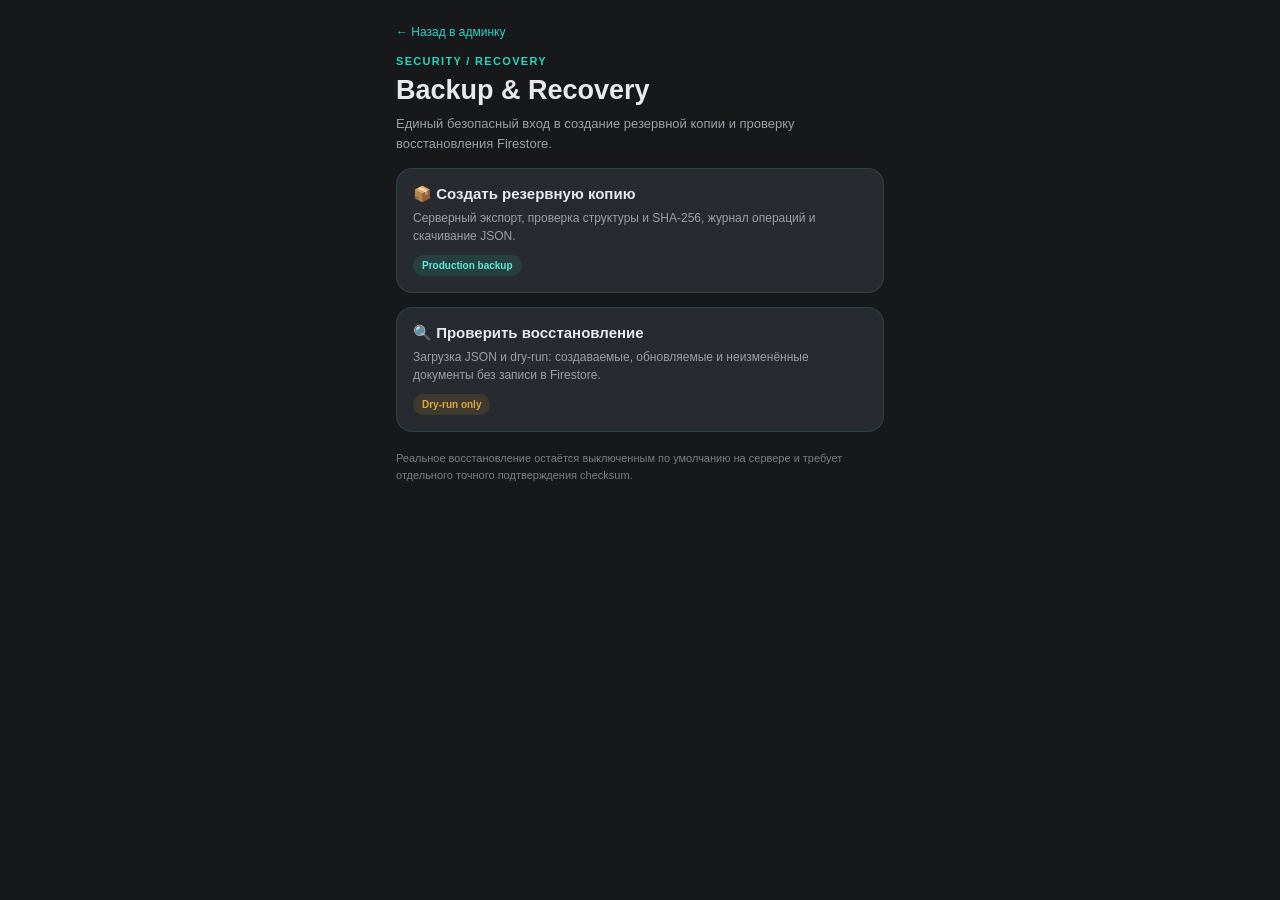
<file: recovery.html>
<!DOCTYPE html>
<html lang="ru">
<head>
<meta charset="UTF-8">
<meta name="viewport" content="width=device-width,initial-scale=1,maximum-scale=1,user-scalable=no">
<title>MenClub Backup & Recovery</title>
<style>
*{box-sizing:border-box}body{margin:0;background:#16181a;color:#e8eaed;font-family:-apple-system,BlinkMacSystemFont,"SF Pro Display",sans-serif}.wrap{max-width:520px;margin:0 auto;padding:22px 16px 40px}.back{display:inline-block;color:#2dd4bf;text-decoration:none;font-size:12px;margin-bottom:16px}.eyebrow{font-size:11px;letter-spacing:.12em;text-transform:uppercase;color:#2dd4bf;font-weight:700}.title{font-size:27px;font-weight:750;margin:8px 0}.sub{font-size:13px;color:#9aa0a6;line-height:1.55}.card{display:block;margin-top:14px;background:#272a2e;border:1px solid rgba(45,212,191,.16);border-radius:16px;padding:16px;text-decoration:none;color:#e8eaed}.card-title{font-size:15px;font-weight:750}.card-sub{font-size:12px;color:#9aa0a6;line-height:1.5;margin-top:6px}.badge{display:inline-block;margin-top:10px;padding:5px 9px;border-radius:999px;background:rgba(45,212,191,.12);color:#5eead4;font-size:10px;font-weight:700}.warn{background:rgba(224,168,58,.12);color:#e0a83a}.note{margin-top:18px;font-size:11px;color:#777f87;line-height:1.5}
</style>
</head>
<body>
<div class="wrap">
<a class="back" href="./index.html">← Назад в админку</a>
<div class="eyebrow">Security / Recovery</div>
<div class="title">Backup & Recovery</div>
<div class="sub">Единый безопасный вход в создание резервной копии и проверку восстановления Firestore.</div>
<a class="card" href="./backup-tool.html">
<div class="card-title">📦 Создать резервную копию</div>
<div class="card-sub">Серверный экспорт, проверка структуры и SHA-256, журнал операций и скачивание JSON.</div>
<span class="badge">Production backup</span>
</a>
<a class="card" href="./restore.html">
<div class="card-title">🔍 Проверить восстановление</div>
<div class="card-sub">Загрузка JSON и dry-run: создаваемые, обновляемые и неизменённые документы без записи в Firestore.</div>
<span class="badge warn">Dry-run only</span>
</a>
<div class="note">Реальное восстановление остаётся выключенным по умолчанию на сервере и требует отдельного точного подтверждения checksum.</div>
</div>
</body>
</html>
</file>
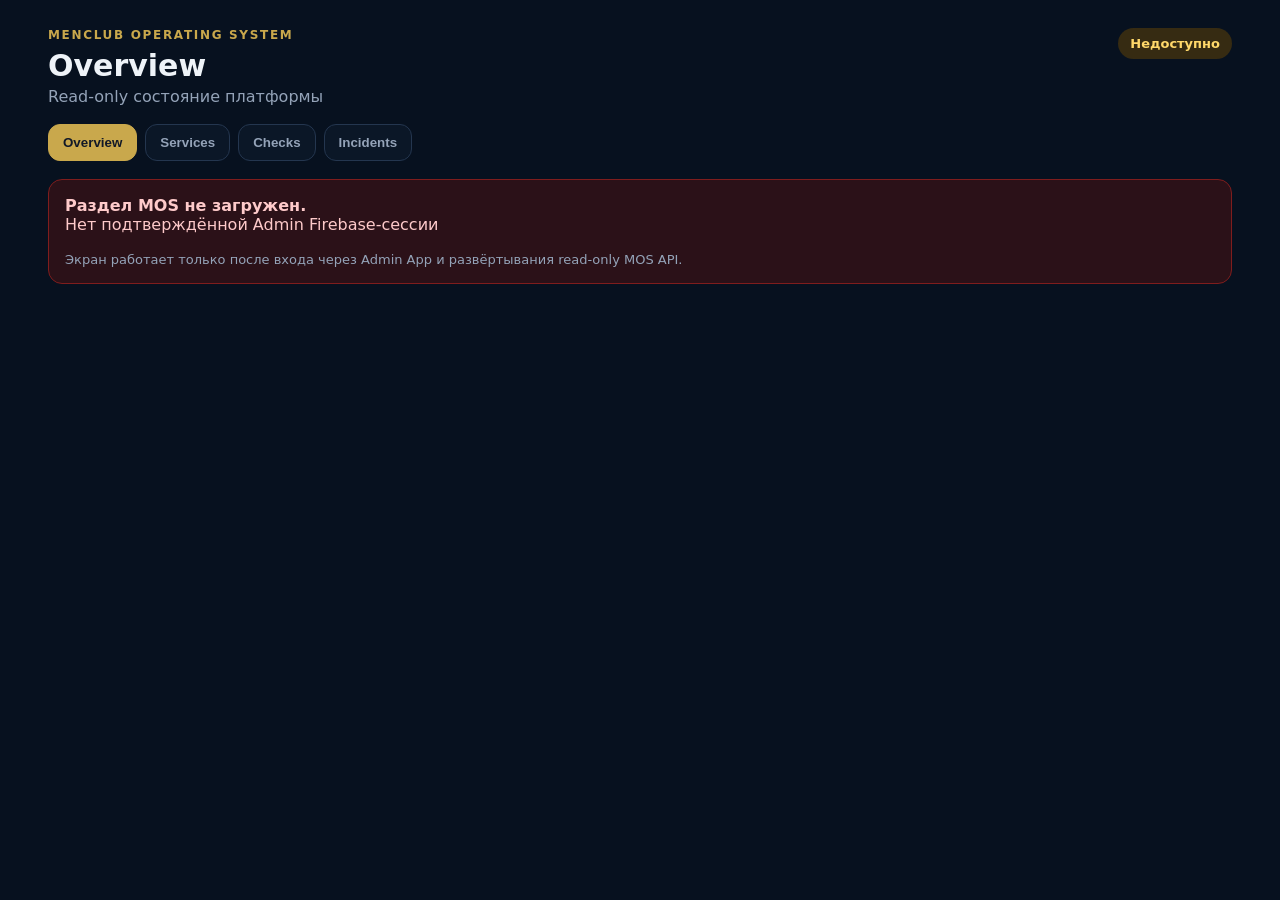
<file: mos/overview.html>
<!doctype html>
<html lang="ru">
<head>
  <meta charset="utf-8">
  <meta name="viewport" content="width=device-width,initial-scale=1">
  <title>MenClub Operating System</title>
  <style>
    :root{--bg:#07111f;--panel:#0f1b2d;--panel2:#13243a;--text:#eef3f8;--muted:#94a3b8;--gold:#c9a84c;--green:#35c98b;--yellow:#f3b63f;--red:#ef5b5b;--line:#24364f}*{box-sizing:border-box}body{margin:0;background:var(--bg);color:var(--text);font-family:Inter,system-ui,-apple-system,BlinkMacSystemFont,"Segoe UI",sans-serif}.shell{max-width:1240px;margin:0 auto;padding:28px}.top{display:flex;justify-content:space-between;gap:20px;align-items:flex-start;margin-bottom:18px}.eyebrow{color:var(--gold);font-size:12px;letter-spacing:.14em;text-transform:uppercase;font-weight:800}.title{font-size:30px;margin:6px 0 4px}.muted{color:var(--muted)}.badge{padding:8px 12px;border-radius:999px;background:#362b12;color:#ffd86a;font-weight:800;font-size:13px}.tabs{display:flex;gap:8px;flex-wrap:wrap;margin:0 0 18px}.tab{border:1px solid var(--line);background:#0b1727;color:var(--muted);padding:10px 14px;border-radius:12px;font-weight:800;cursor:pointer}.tab.active{background:var(--gold);color:#111827;border-color:var(--gold)}.grid{display:grid;grid-template-columns:repeat(12,1fr);gap:16px}.card{background:linear-gradient(180deg,var(--panel2),var(--panel));border:1px solid var(--line);border-radius:18px;padding:18px}.summary{grid-column:span 12}.services{grid-column:span 8}.attention{grid-column:span 4}.wide{grid-column:span 12}.statrow{display:grid;grid-template-columns:repeat(5,1fr);gap:12px;margin-top:16px}.stat{background:#0b1727;border:1px solid var(--line);border-radius:14px;padding:14px}.stat strong{display:block;font-size:24px}.status-list{display:grid;grid-template-columns:repeat(2,1fr);gap:10px;margin-top:14px}.service{display:flex;align-items:flex-start;justify-content:space-between;gap:12px;padding:12px 14px;background:#0b1727;border:1px solid var(--line);border-radius:13px}.dot{width:10px;height:10px;border-radius:50%;display:inline-block;margin-right:8px}.green{background:var(--green)}.yellow{background:var(--yellow)}.red{background:var(--red)}.planned,.unknown{background:#7891b3}.incident{padding:13px 0;border-bottom:1px solid var(--line)}.incident:last-child{border-bottom:0}.incident b{display:block;margin-bottom:5px}.severity{font-size:11px;font-weight:900;letter-spacing:.08em;text-transform:uppercase}.critical{color:#ff8080}.high{color:#ffc95c}.footer-note{margin-top:18px;font-size:13px;color:var(--muted)}.error{padding:16px;border:1px solid #7f1d1d;background:#2b1118;border-radius:14px;color:#fecaca}.loading{padding:30px;text-align:center;color:var(--muted)}.table{width:100%;border-collapse:collapse;margin-top:14px}.table th,.table td{text-align:left;padding:12px;border-bottom:1px solid var(--line);vertical-align:top}.table th{color:var(--muted);font-size:12px;text-transform:uppercase;letter-spacing:.08em}.pill{display:inline-block;border:1px solid var(--line);border-radius:999px;padding:4px 9px;font-size:12px}.empty{padding:22px 0;color:var(--muted)}@media(max-width:900px){.services,.attention{grid-column:span 12}.statrow{grid-template-columns:repeat(2,1fr)}.status-list{grid-template-columns:1fr}.top{flex-direction:column}.table{display:block;overflow-x:auto}}
  </style>
</head>
<body>
  <main class="shell">
    <div class="top">
      <div><div class="eyebrow">MenClub Operating System</div><h1 id="pageTitle" class="title">Overview</h1><div class="muted">Read-only состояние платформы</div></div>
      <div id="overallBadge" class="badge">Загрузка…</div>
    </div>
    <nav class="tabs" aria-label="MOS разделы">
      <button class="tab active" data-view="overview">Overview</button>
      <button class="tab" data-view="services">Services</button>
      <button class="tab" data-view="checks">Checks</button>
      <button class="tab" data-view="incidents">Incidents</button>
    </nav>
    <div id="app" class="loading">Получаю данные MOS…</div>
  </main>
  <script src="overview.js"></script>
</body>
</html>
</file>
